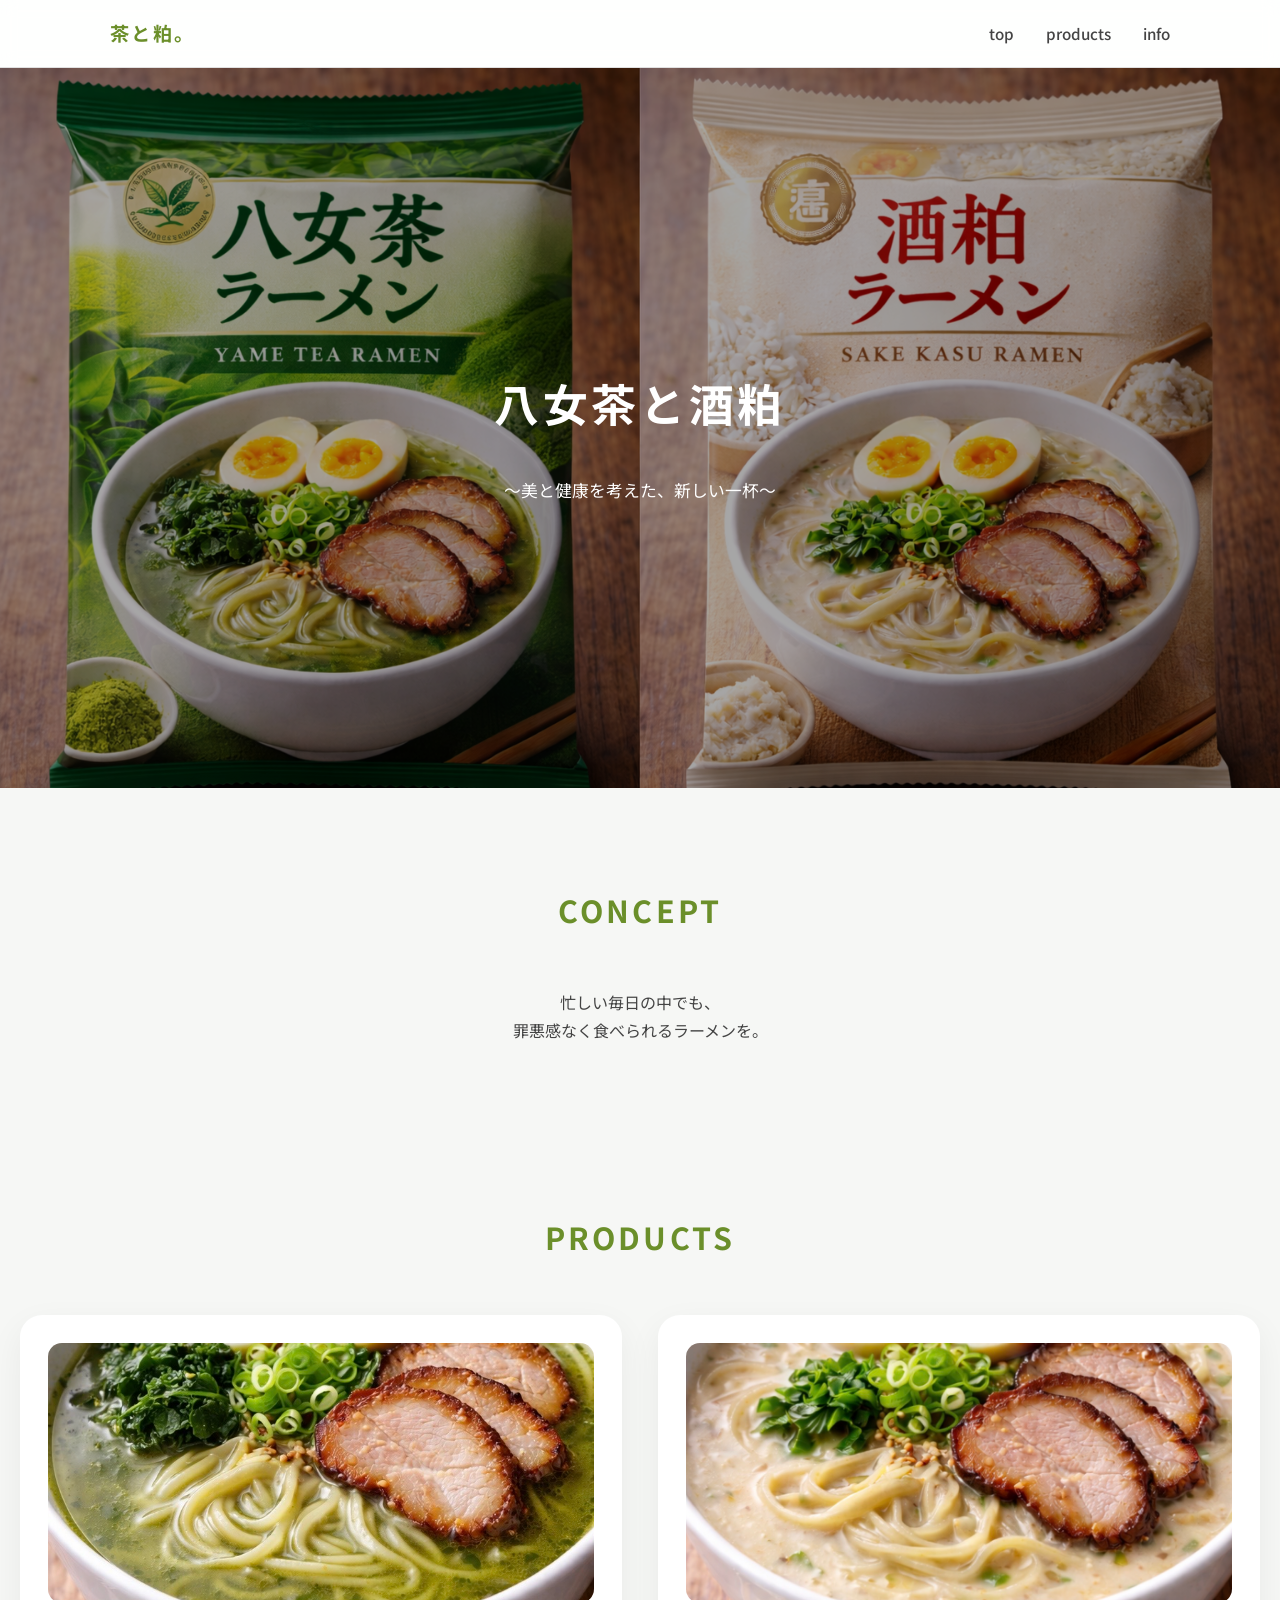
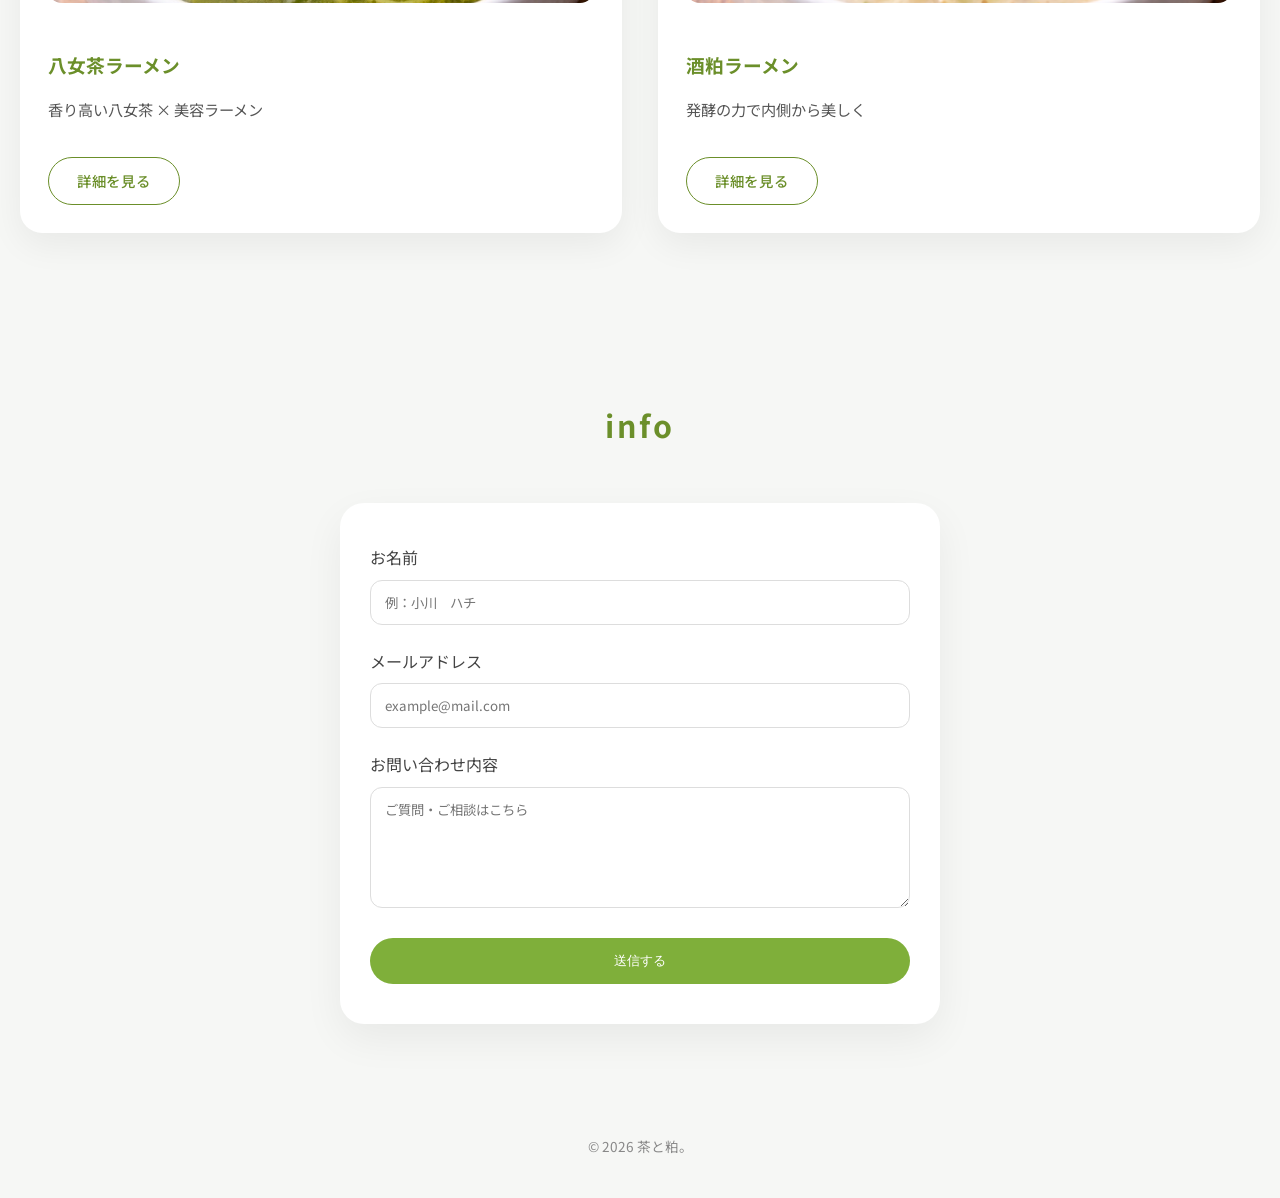
<file: index.html>
<!DOCTYPE html>
<html lang="ja">
<head>
  <meta charset="UTF-8" />
  <meta name="viewport" content="width=device-width, initial-scale=1.0" />
  <title>茶と粕｜八女茶ラーメン・酒粕ラーメン</title>

  <!-- Google Font -->
  <link rel="preconnect" href="https://fonts.googleapis.com">
  <link rel="preconnect" href="https://fonts.gstatic.com" crossorigin>
  <link href="https://fonts.googleapis.com/css2?family=Noto+Sans+JP:wght@300;400;600&display=swap" rel="stylesheet">

  <!-- CSS -->
  <link rel="stylesheet" href="css/style.css">
</head>
<body>

  <header class="site-header">
    <div class="header-inner">
      <div class="logo">茶と粕。</div>
  
      <nav class="nav">
        <a href="index.html">top</a>
        <a href="#products">products</a>
        <a href="#contact">info</a>
      </nav>
    </div>
  </header>

  <!-- Hero -->
  <header class="hero">
    <h1>八女茶と酒粕</h1>
    <p>〜美と健康を考えた、新しい一杯〜</p>
  </header>

  <!-- Concept -->
  <section class="concept">
    <h2 class="section-title">CONCEPT</h2>
    <p>
      忙しい毎日の中でも、<br>
      罪悪感なく食べられるラーメンを。
    </p>
  </section>

  <!-- Products -->
  <section id="products">
    <h2 class="section-title">PRODUCTS</h2>
    <div class="products">


      <!-- お茶ラーメン -->
      <div class="card">
        <img src="img/tya.jpg" alt="八女茶ラーメン">
        <h3>八女茶ラーメン</h3>
        <p>香り高い八女茶 × 美容ラーメン</p>
        <a href="yame.html" class="detail-btn">詳細を見る</a>
      </div>
    
      <!-- 酒粕ラーメン -->
      <div class="card">
        <img src="img/IMG_2318.jpg" alt="酒粕ラーメン">
        <h3>酒粕ラーメン</h3>
        <p>発酵の力で内側から美しく</p>
        <a href="sakekasu.html" class="detail-btn">詳細を見る</a>
      </div>
    
    </div>
  </section>

  <section id="contact">
    <h2 class="section-title">info</h2>
  
    <form class="contact-form">
      <div class="form-group">
        <label>お名前</label>
        <input type="text" placeholder="例：小川　ハチ">
      </div>
  
      <div class="form-group">
        <label>メールアドレス</label>
        <input type="email" placeholder="example@mail.com">
      </div>
  
      <div class="form-group">
        <label>お問い合わせ内容</label>
        <textarea rows="5" placeholder="ご質問・ご相談はこちら"></textarea>
      </div>
  
      <button type="submit">送信する</button>
    </form>
  </section>

  <!-- Footer -->
  <footer>
    <div class="footer-inner">
      © 2026 茶と粕。
    </div>
  </footer>
</body>
</html>
</file>
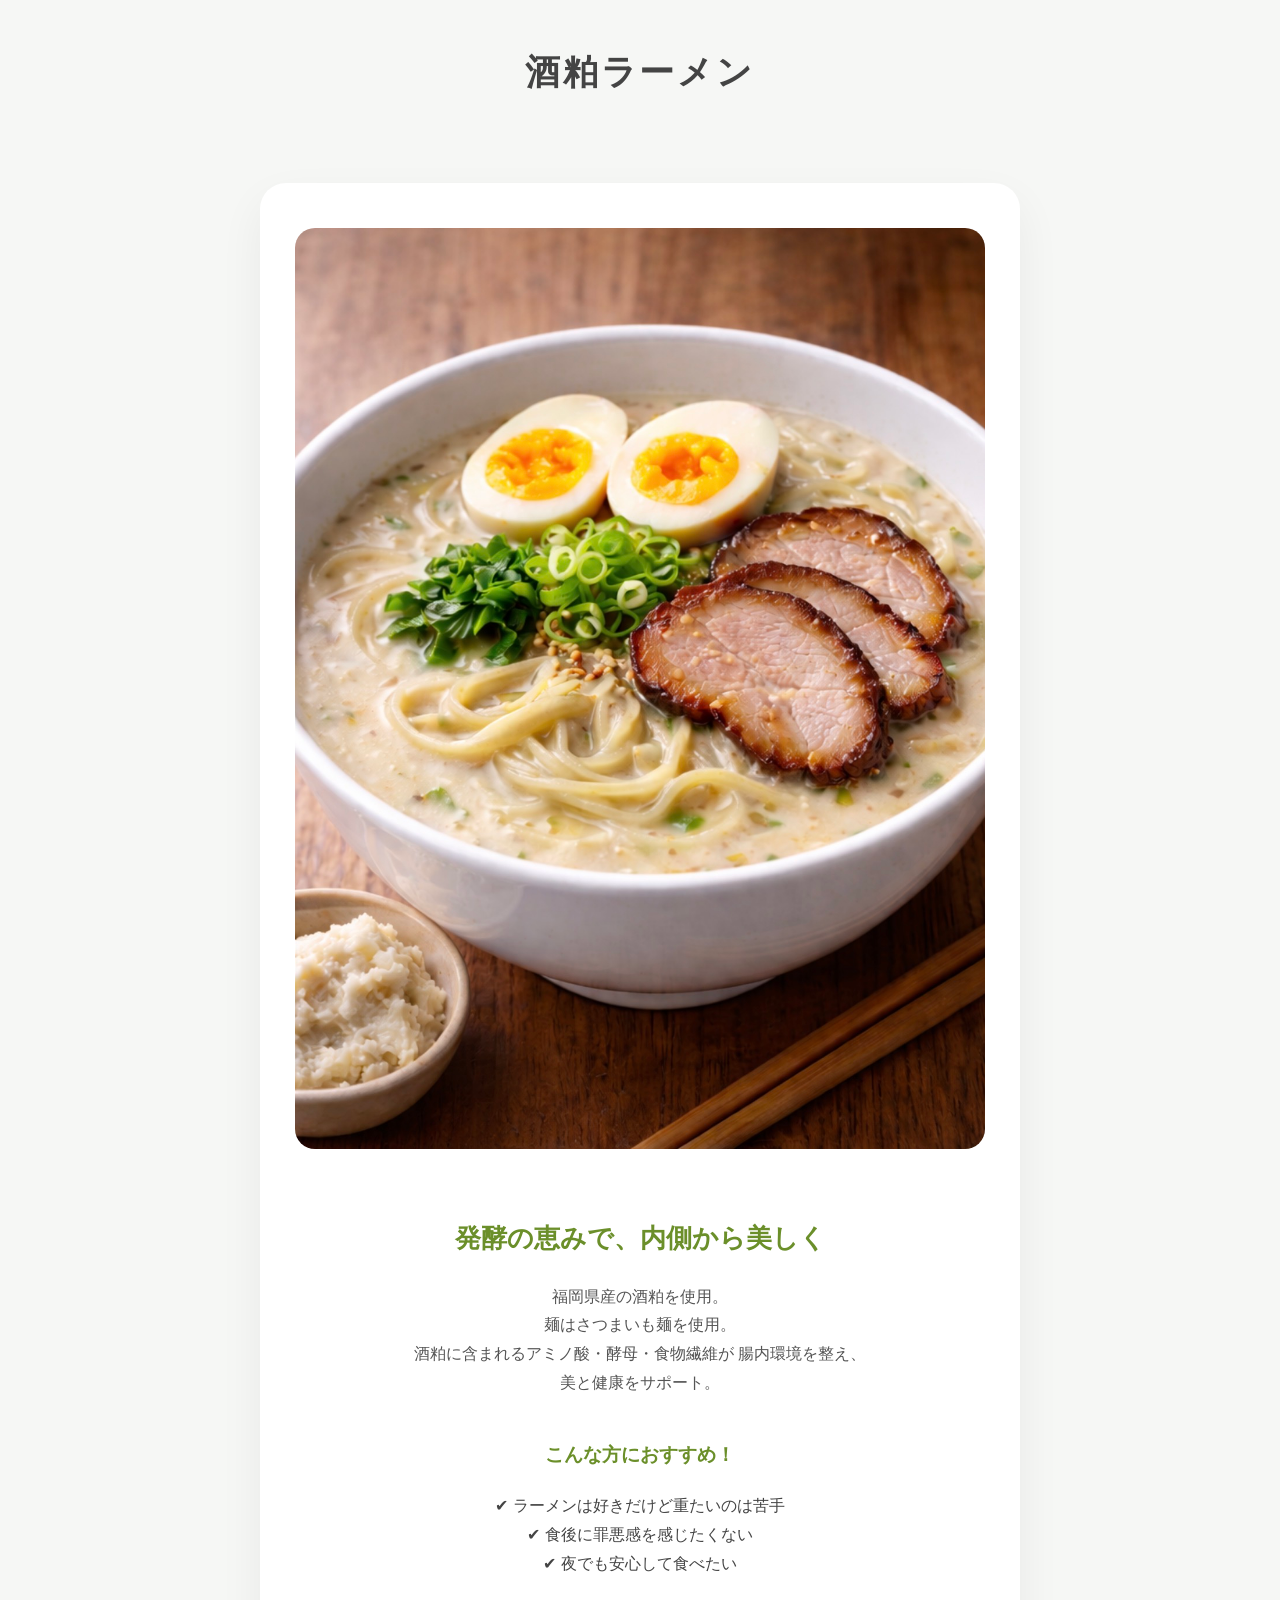
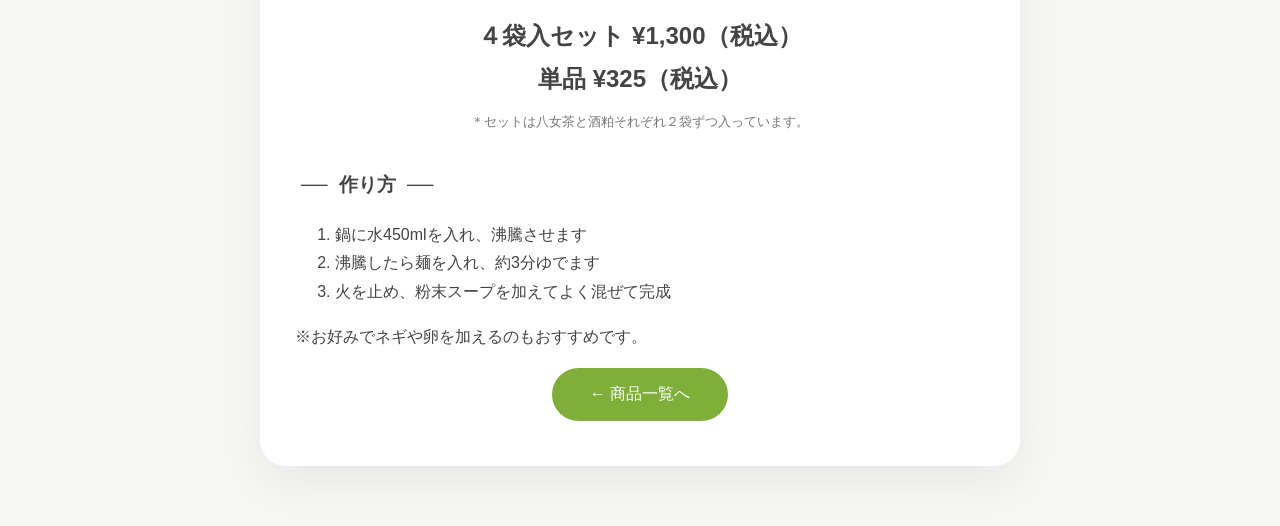
<file: sakekasu.html>
<!DOCTYPE html>
<html lang="ja">
<head>
  <meta charset="UTF-8">
  <title>酒粕ラーメン</title>
  <link rel="stylesheet" href="css/style.css">
</head>
<body>

<header class="header">
  <h1>酒粕ラーメン</h1>
</header>

<main class="detail-container">

  <img src="img/IMG_2318.jpg" class="detail-img">

  <h2>発酵の恵みで、内側から美しく</h2>

  <p class="detail-text">
    福岡県産の酒粕を使用。<br>
    麺はさつまいも麺を使用。<br>
    酒粕に含まれるアミノ酸・酵母・食物繊維が
    腸内環境を整え、<br>
    美と健康をサポート。
  </p>

  <p class="target">
    こんな方におすすめ！
  </p>

  <ul class="detail-list">
    <li>✔ ラーメンは好きだけど重たいのは苦手</li>
    <li>✔ 食後に罪悪感を感じたくない</li>
    <li>✔ 夜でも安心して食べたい</li>
  </ul>

  <p class="price">
    ４袋入セット ¥1,300（税込）<br>
    単品 ¥325（税込）
    <span class="price-note">
      ＊セットは八女茶と酒粕それぞれ２袋ずつ入っています。
    </span>
  </p>
  <div class="howto">
    <h3> 作り方 </h3>
    <ol>
      <li>鍋に水450mlを入れ、沸騰させます</li>
      <li>沸騰したら麺を入れ、約3分ゆでます</li>
      <li>火を止め、粉末スープを加えてよく混ぜて完成</li>
    </ol>

    <p class="howto-note">
      ※お好みでネギや卵を加えるのもおすすめです。
    </p>
  </div>
  <a href="index.html" class="back-btn">← 商品一覧へ</a>

</main>

</body>
</html>
</file>
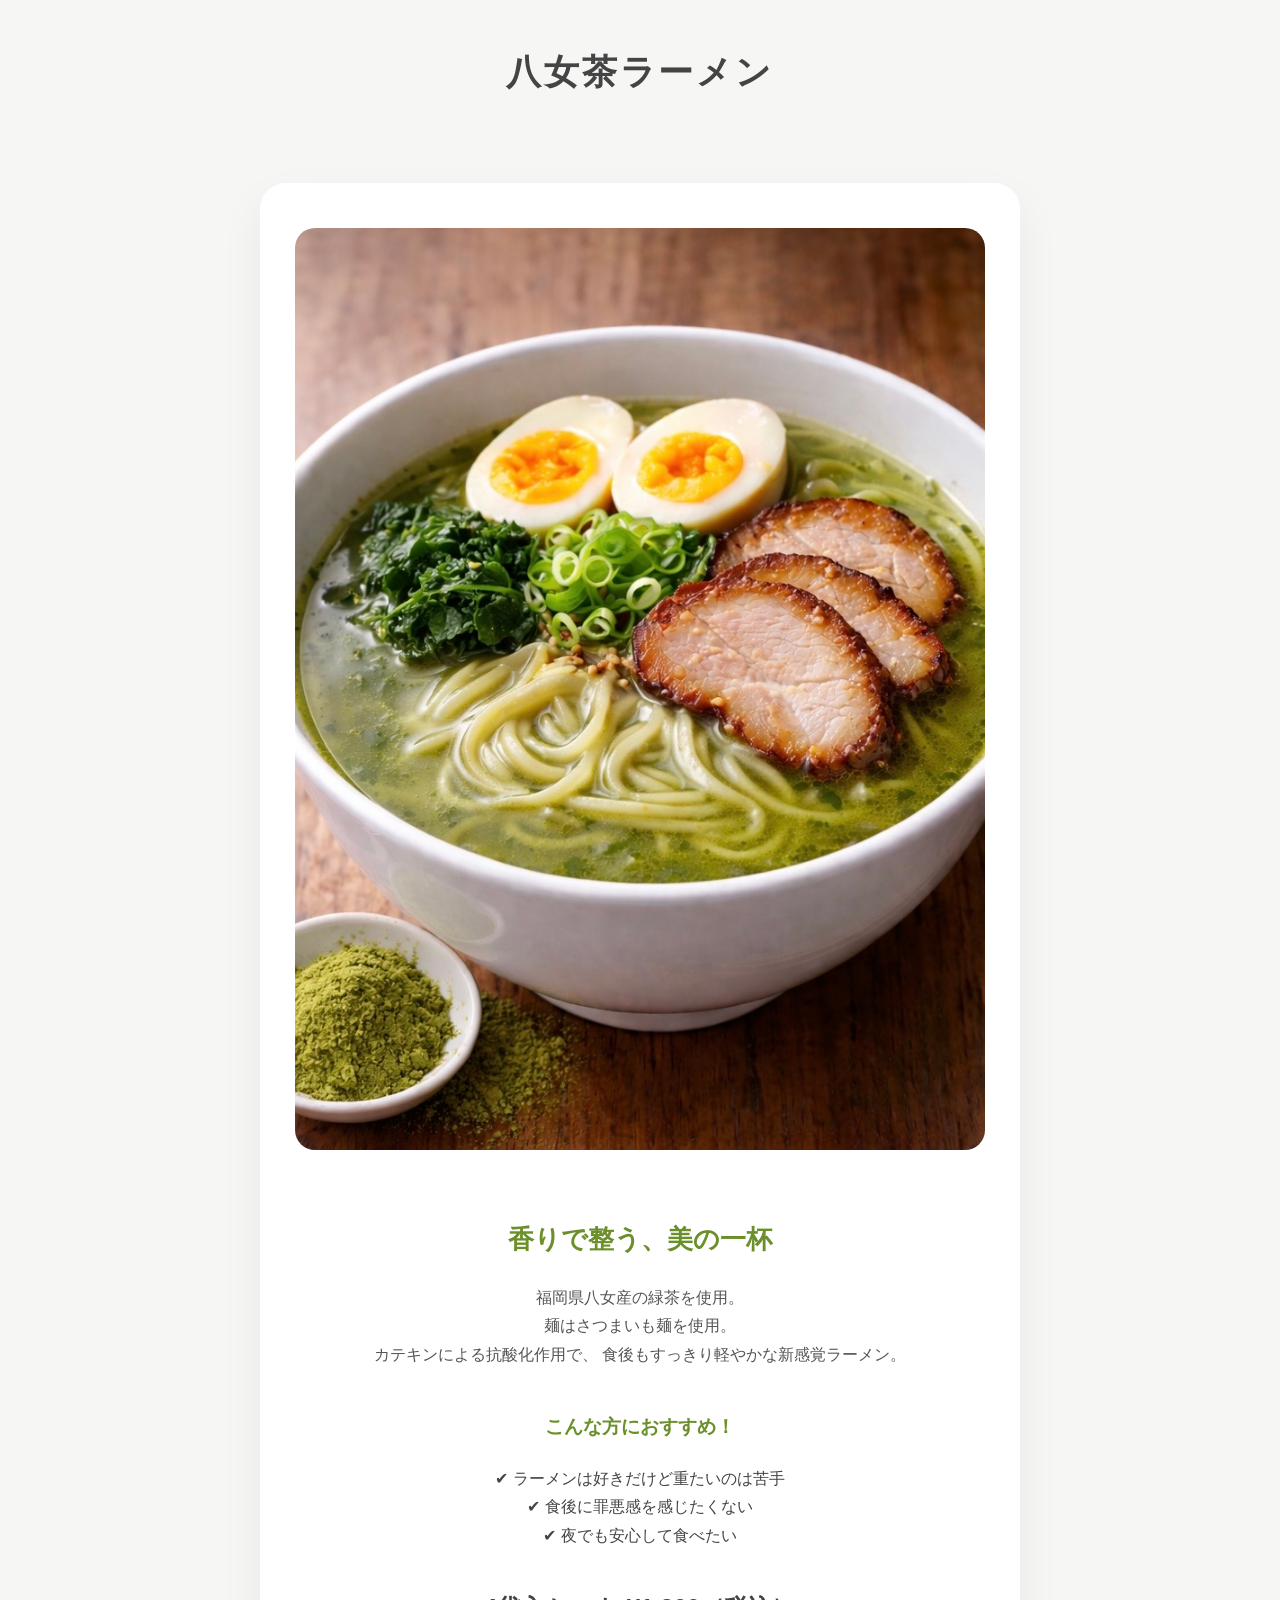
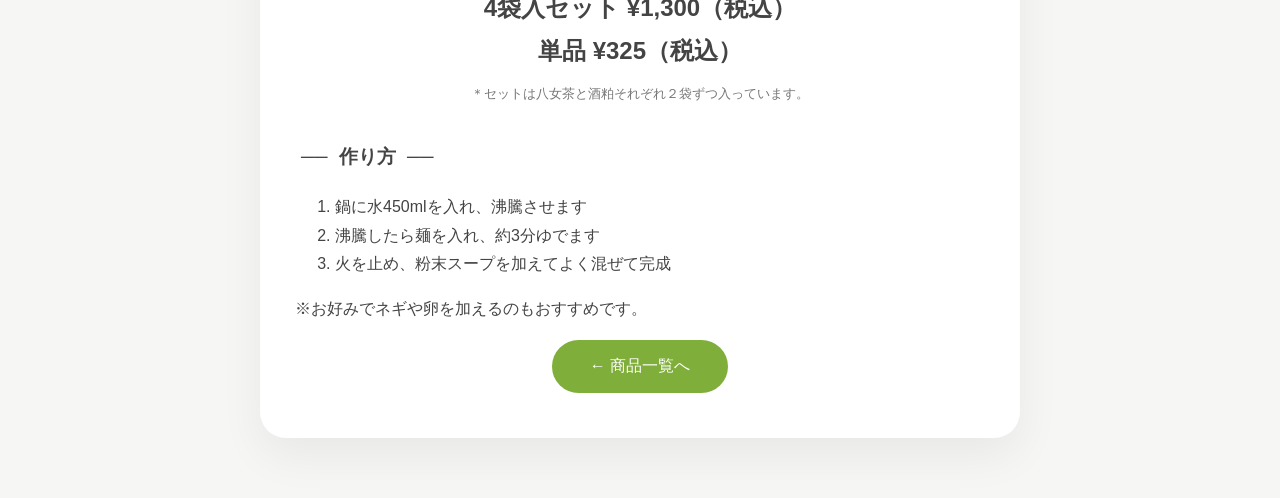
<file: yame.html>
<!DOCTYPE html>
<html lang="ja">
<head>
  <meta charset="UTF-8">
  <title>八女茶ラーメン</title>
  <link rel="stylesheet" href="css/style.css">
</head>
<body>

<header class="header">
  <h1>八女茶ラーメン</h1>
</header>

<main class="detail-container">

  <img src="img/tya.jpg" class="detail-img">

  <h2>香りで整う、美の一杯</h2>

  <p class="detail-text">
    福岡県八女産の緑茶を使用。<br>
    麺はさつまいも麺を使用。<br>
    カテキンによる抗酸化作用で、
    食後もすっきり軽やかな新感覚ラーメン。
  </p>

  <p class="target">
    こんな方におすすめ！
  </p>

  <ul class="detail-list">
    <li>✔ ラーメンは好きだけど重たいのは苦手</li>
    <li>✔ 食後に罪悪感を感じたくない</li>
    <li>✔ 夜でも安心して食べたい</li>
  </ul>

  <p class="price">
    4袋入セット ¥1,300（税込）<br>
    単品 ¥325（税込）<br>
    <span class="price-note">
      ＊セットは八女茶と酒粕それぞれ２袋ずつ入っています。
    </span>
  </p>

  <!-- 作り方 -->
  <div class="howto">
    <h3> 作り方 </h3>
    <ol>
      <li>鍋に水450mlを入れ、沸騰させます</li>
      <li>沸騰したら麺を入れ、約3分ゆでます</li>
      <li>火を止め、粉末スープを加えてよく混ぜて完成</li>
    </ol>

    <p class="howto-note">
      ※お好みでネギや卵を加えるのもおすすめです。
    </p>
  </div>

  <a href="index.html#products" class="back-btn">← 商品一覧へ</a>

</main>

</body>
</html>
</file>
<file: css/style.css>
/* =========================
   Reset
========================= */
*,
*::before,
*::after {
  box-sizing: border-box;
}

html,
body {
  width: 100%;
  margin: 0;
  padding: 0;
  overflow-x: hidden;
}

/* =========================
   Base
========================= */
body {
  font-family: "Noto Sans JP", sans-serif;
  background: #f6f7f5;
  color: #444;
  line-height: 1.8;
}

a {
  color: inherit;
  text-decoration: none;
}

/* =========================
   Header（上固定）
========================= */
.site-header {
  position: sticky;
  top: 0;
  background: rgba(255, 255, 255, 0.9);
  backdrop-filter: blur(8px);
  z-index: 100;
  border-bottom: 1px solid #e0e0e0;
}

.header-inner {
  max-width: 1100px;
  margin: 0 auto;
  padding: 16px 20px;
  display: flex;
  justify-content: space-between;
  align-items: center;
}

.logo {
  font-size: 1.2rem;
  font-weight: 700;
  letter-spacing: 0.12em;
  color: #6b8f2a;
}

.nav a {
  margin-left: 28px;
  font-size: 0.95rem;
  font-weight: 500;
  position: relative;
}

.nav a::after {
  content: "";
  position: absolute;
  left: 0;
  bottom: -6px;
  width: 0%;
  height: 2px;
  background: #7faf3a;
  transition: 0.3s;
}

.nav a:hover::after {
  width: 100%;
}

/* =========================
   Hero
========================= */
.hero {
  height: 80vh;
  background-image: url("../img/image1.png");
  background-repeat: no-repeat;
  background-position: center;
  background-size: cover;

  display: flex;
  flex-direction: column;
  justify-content: center;
  align-items: center;

  color: #fff;
  text-align: center;
  position: relative;
}

.hero::before {
  content: "";
  position: absolute;
  inset: 0;
  background: rgba(0, 0, 0, 0.35);
}

.hero h1,
.hero p {
  position: relative;
  z-index: 1;
}

.hero h1 {
  font-size: 2.8rem;
  letter-spacing: 0.08em;
  margin-bottom: 14px;
}

.hero p {
  font-size: 1.05rem;
}

/* =========================
   Section
========================= */
section {
  padding: 70px 20px;
}

.section-title {
  text-align: center;
  font-size: 1.9rem;
  margin-bottom: 50px;
  letter-spacing: 0.1em;
  color: #6b8f2a;
}

.section-inner {
  max-width: 1000px;
  margin: 0 auto;
}

/* =========================
   Products
========================= */
.products {
  display: grid;
  grid-template-columns: repeat(auto-fit, minmax(280px, 1fr));
  gap: 36px;
}

.card {
  background: #fff;
  border-radius: 22px;
  padding: 28px;
  box-shadow: 0 12px 35px rgba(0, 0, 0, 0.06);
  transition: 0.3s;
}

.card:hover {
  transform: translateY(-6px);
}

.card img {
  width: 100%;
  height: 260px;
  object-fit: cover;
  border-radius: 14px;
  margin-bottom: 18px;
}

.card h3 {
  color: #6b8f2a;
  margin-bottom: 10px;
}

.card p {
  font-size: 0.95rem;
  color: #555;
}

/* =========================
   Detail Page
========================= */
.header {
  background: transparent;
  color: #444;
  text-align: center;
  padding: 40px 20px 20px;
}

.header h1 {
  margin: 0;
  font-size: 2.2rem;
  letter-spacing: 0.08em;
}

.detail-container {
  width: 100%;
  max-width: 760px;
  margin: 60px auto;
  padding: 45px 35px;
  background: #ffffff;
  border-radius: 26px;
  box-shadow: 0 18px 45px rgba(0, 0, 0, 0.06);
}

.detail-img {
  width: 100%;
  border-radius: 20px;
  margin-bottom: 35px;
}

.detail-container h2 {
  text-align: center;
  font-size: 1.6rem;
  color: #6b8f2a;
  margin-bottom: 22px;
}

.detail-text {
  text-align: center;
  color: #555;
  margin-bottom: 28px;
}

.detail-list {
  list-style: none;
  padding: 0;
  text-align: center;
}

.price {
  text-align: center;
  font-size: 1.5rem;
  font-weight: 600;
  margin: 35px 0;
}

.price-note {
  display: block;
  font-size: 0.8rem;
  color: #777;
  margin-top: 10px;
}

.back-btn {
  display: block;
  width: fit-content;
  margin: 0 auto;
  padding: 12px 38px;
  background: #7faf3a;
  color: #fff;
  border-radius: 999px;
}

/* =========================
   Contact
========================= */
.concept {
  max-width: 720px;
  margin: 0 auto;
  text-align: center;
}

.concept p {
  margin: 0 auto;
}
.contact-form {
  max-width: 600px;
  margin: 0 auto;
  background: #fff;
  padding: 40px 30px;
  border-radius: 24px;
  box-shadow: 0 15px 40px rgba(0, 0, 0, 0.06);
}

.form-group {
  margin-bottom: 22px;
}

.form-group label {
  display: block;
  margin-bottom: 8px;
}

.form-group input,
.form-group textarea {
  width: 100%;
  padding: 12px 14px;
  border-radius: 12px;
  border: 1px solid #ddd;
  font-family: inherit;
}

.contact-form button {
  width: 100%;
  padding: 14px;
  border-radius: 999px;
  background: #7faf3a;
  color: #fff;
  border: none;
}

footer {
  padding: 40px 20px;
  background: #f6f7f5;
}

.footer-inner {
  max-width: 1000px;
  margin: 0 auto;
  text-align: center;
  font-size: 0.85rem;
  color: #888;
}

.detail-btn {
  display: inline-block;
  margin-top: 18px;
  padding: 10px 28px;
  border-radius: 999px;

  font-size: 0.9rem;
  font-weight: 500;
  letter-spacing: 0.05em;

  color: #6b8f2a;
  border: 1.5px solid #6b8f2a;
  background: transparent;

  transition: all 0.3s ease;
}

.target {
  text-align: center;
  font-size: 1.2rem;
  font-weight: 600;
  margin: 40px 0 20px;
  color: #6b8f2a;
}

.howto h3::before,
.howto h3::after {
  content: "──";
  margin: 0 6px;
}

.detail-btn:hover {
  background: #6b8f2a;
  color: #fff;
  transform: translateY(-2px);
}
/* ===== Mobile ===== */
@media (max-width: 600px) {
  .nav a {
    margin-left: 16px;
    font-size: 0.85rem;
  }
}

/* =========================
   Detail Responsive
========================= */
@media (max-width: 600px) {
  .detail-container {
    padding: 30px 20px;
  }

  .detail-container h2 {
    font-size: 1.4rem;
  }

  .price {
    font-size: 1.3rem;
  }
}

/* =========================
   Responsive
========================= */
@media (max-width: 600px) {
  .hero h1 {
    font-size: 2.1rem;
  }

  .section-title {
    font-size: 1.6rem;
  }
}
.price-note {
  display: block;
  margin-top: 10px;
  font-size: 0.8rem;
  font-weight: 300;
  color: #777;
}

@media (max-width: 600px) {
  .hero {
    height: 65vh;
    padding: 70px 20px 50px;
  }

  .hero h1 {
    font-size: 2rem;
  }

  .hero p {
    font-size: 0.9rem;
  }
}

@media (max-width: 600px) {
  .hero {
    background-image: url("../img/5.JPG");
    height: 70vh;
    background-position: center;
  }
}
</file>
